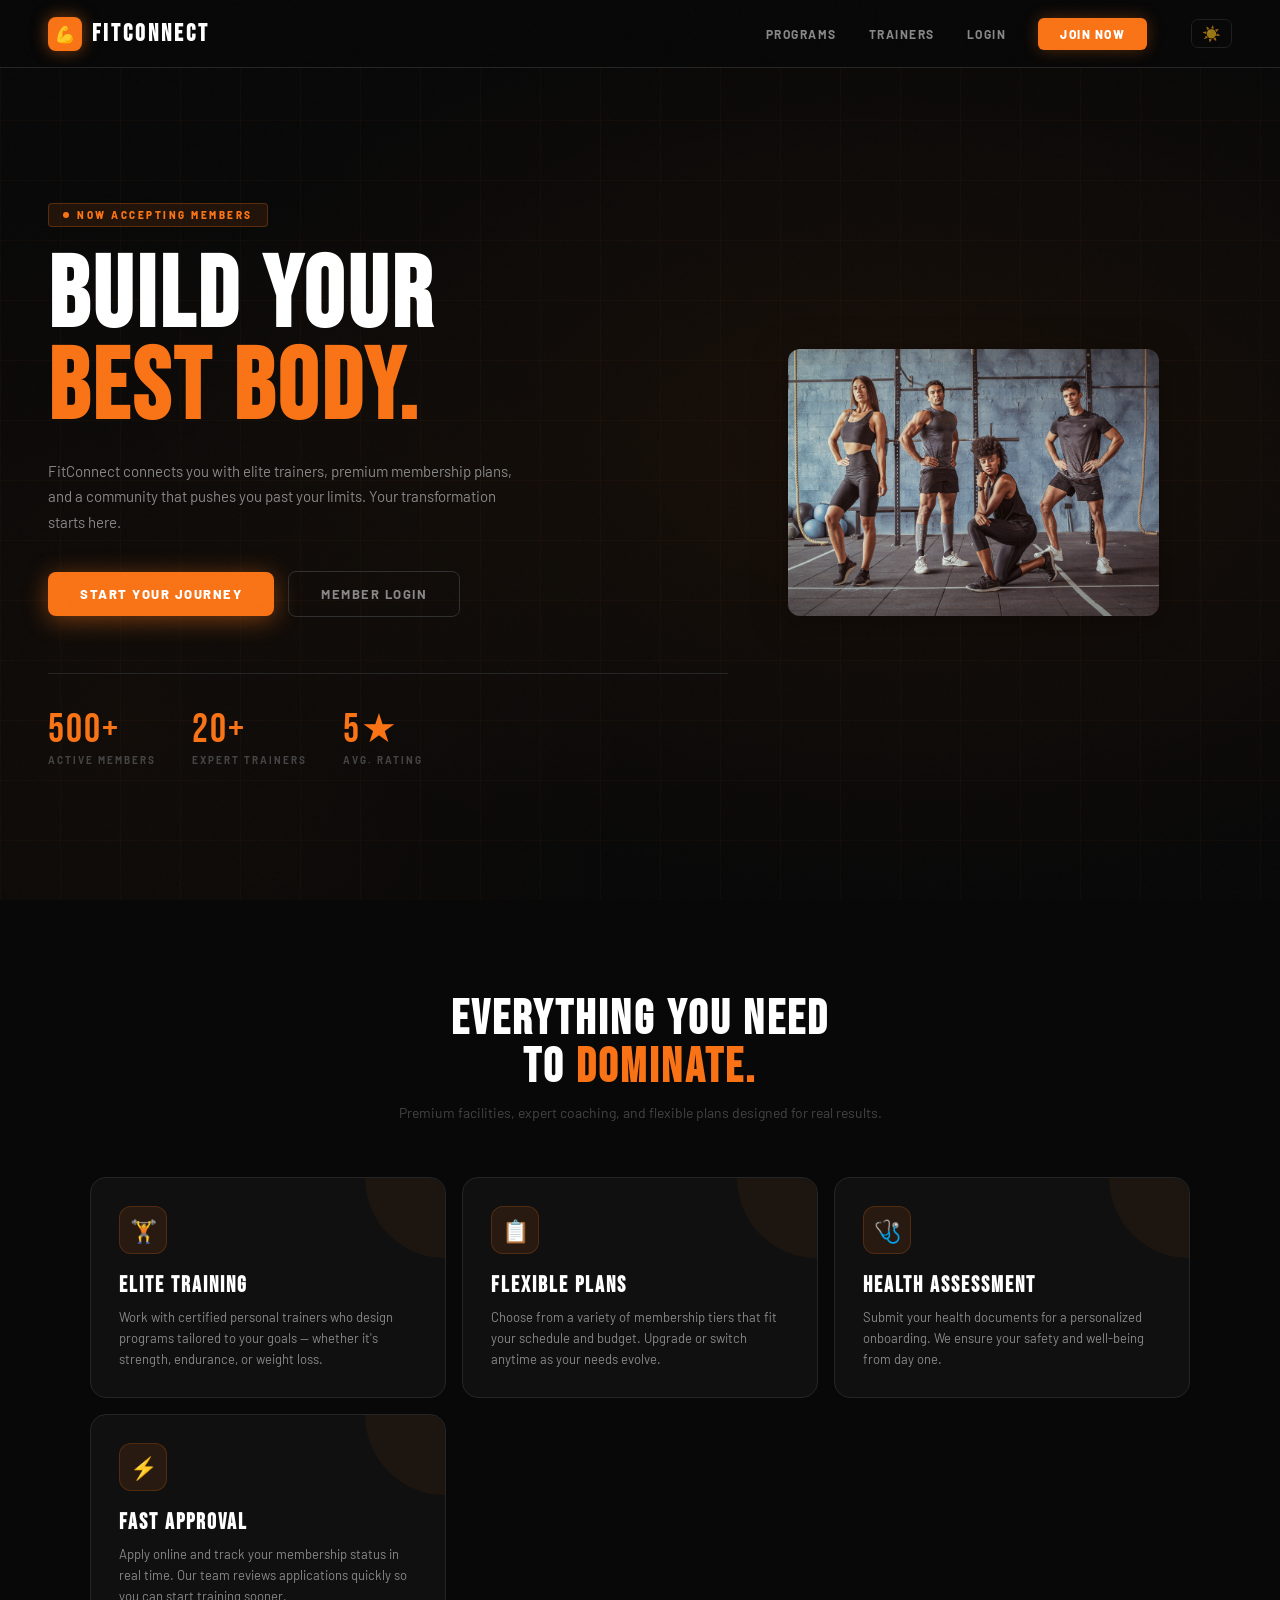
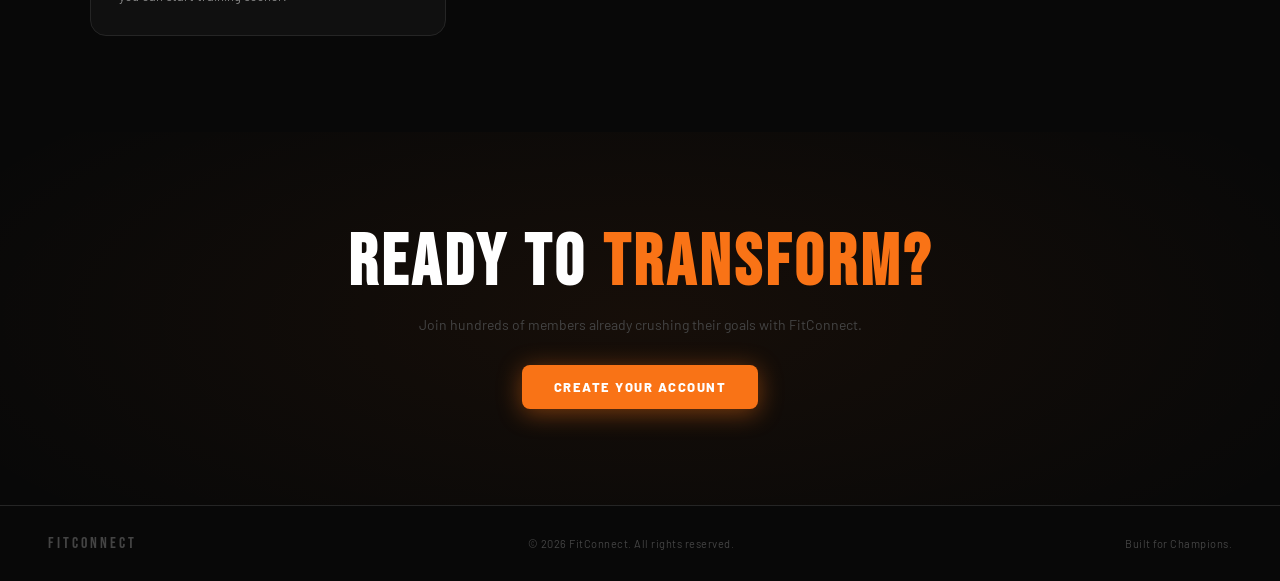
<file: frontend/index.html>
<!DOCTYPE html>
<html lang="en">
<head>
  <meta charset="UTF-8"/>
  <meta name="viewport" content="width=device-width, initial-scale=1.0"/>
  <title>FitConnect – Train Hard. Live Strong.</title>
  <link rel="stylesheet" href="css/style.css"/>
</head>
<body>

  <!-- NAVBAR -->
  <nav class="navbar">
    <a href="index.html" class="nav-logo">
      <div class="nav-logo-icon">💪</div>
      <h1>FitConnect</h1>
    </a>
    <div class="nav-links">
      <a href="#features">Programs</a>
      <a href="#features">Trainers</a>
      <a href="login.html">Login</a>
      <a href="register.html" class="btn-nav">Join Now</a>
    </div>
  </nav>

  <!-- HERO -->
  <section class="hero">
    <div class="hero-bg"></div>
    <div class="hero-grid"></div>
    <div class="hero-content">
      <div class="hero-eyebrow">Now Accepting Members</div>
      <h2>
        Build Your
        <em>Best Body.</em>
      </h2>
      <p class="hero-desc">
        FitConnect connects you with elite trainers, premium membership plans, and a community that pushes you past your limits. Your transformation starts here.
      </p>
      <div class="hero-cta">
        <a href="register.html" class="btn-hero">Start Your Journey</a>
        <a href="login.html" class="btn-hero-ghost">Member Login</a>
      </div>
      
      <div class="hero-stats">
        <div class="hero-stat">
          <div class="num">500+</div>
          <div class="lbl">Active Members</div>
        </div>
        <div class="hero-stat">
          <div class="num">20+</div>
          <div class="lbl">Expert Trainers</div>
        </div>
        <div class="hero-stat">
          <div class="num">5★</div>
          <div class="lbl">Avg. Rating</div>
        </div>
      </div>
    </div>
    <div class="hero-image">
    <img src="image/fitness.png" alt="Fitness Team" />
  </div>
  </section>

  <!-- FEATURES -->
  <section class="features" id="features">
    <div class="features-header">
      <h3>Everything You Need<br>To <span style="color:var(--orange)">Dominate.</span></h3>
      <p>Premium facilities, expert coaching, and flexible plans designed for real results.</p>
    </div>
    <div class="features-grid">
      <div class="feature-card">
        <div class="feature-icon">🏋️</div>
        <h4>Elite Training</h4>
        <p>Work with certified personal trainers who design programs tailored to your goals — whether it's strength, endurance, or weight loss.</p>
      </div>
      <div class="feature-card">
        <div class="feature-icon">📋</div>
        <h4>Flexible Plans</h4>
        <p>Choose from a variety of membership tiers that fit your schedule and budget. Upgrade or switch anytime as your needs evolve.</p>
      </div>
      <div class="feature-card">
        <div class="feature-icon">🩺</div>
        <h4>Health Assessment</h4>
        <p>Submit your health documents for a personalized onboarding. We ensure your safety and well-being from day one.</p>
      </div>
      <div class="feature-card">
        <div class="feature-icon">⚡</div>
        <h4>Fast Approval</h4>
        <p>Apply online and track your membership status in real time. Our team reviews applications quickly so you can start training sooner.</p>
      </div>
    </div>
  </section>

  <section class="cta-section">
    <h3>Ready to <span>Transform?</span></h3>
    <p>Join hundreds of members already crushing their goals with FitConnect.</p>
    <a href="register.html" class="btn-hero">Create Your Account</a>
  </section>

  <footer class="main-footer">
    <span class="footer-brand">FitConnect</span>
    <span>© 2026 FitConnect. All rights reserved.</span>
    <span>Built for Champions.</span>
  </footer>

  <script src="js/theme.js"></script>
</body>
</html>
</file>
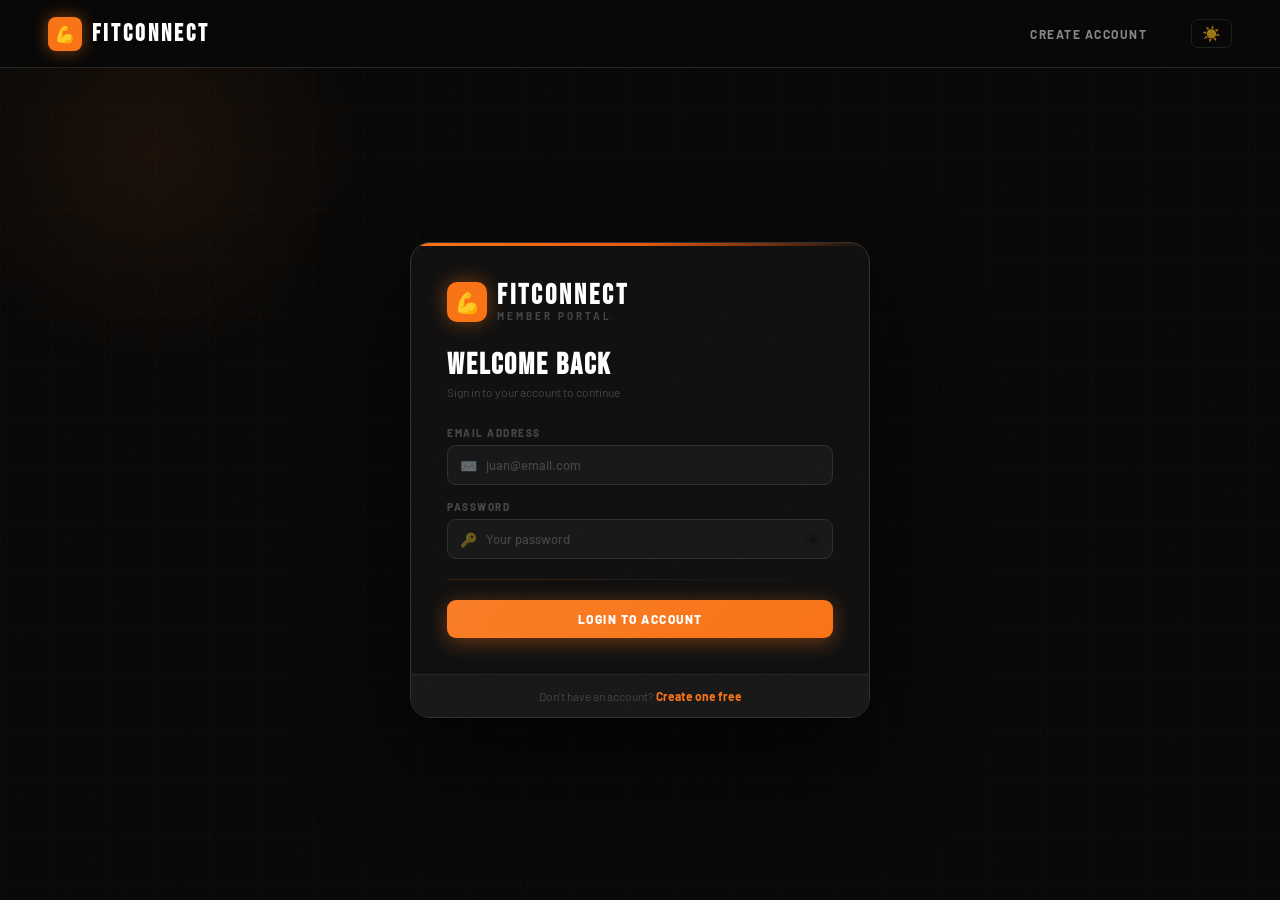
<file: frontend/application.html>
<!DOCTYPE html>
<html lang="en">
<head>
  <meta charset="UTF-8"/>
  <meta name="viewport" content="width=device-width, initial-scale=1.0"/>
  <title>FitConnect – Apply</title>
  <link rel="stylesheet" href="css/style.css"/>
</head>
<body>
  <nav class="inner-navbar">
    <div class="brand">
      <a href="index.html" class="brand-icon">💪</a>
      <h1>FitConnect</h1>
    </div>
    <button class="logout-btn" onclick="logout()">Logout</button>
  </nav>

  <div class="inner-page">
    <div class="page-container">

      <div class="section-title">Membership Application</div>
      <div class="section-sub">Complete all steps to submit your application</div>

      <!-- Step labels -->
      <div class="step-label">
        <span id="step-label-text">Step 1 of 4 — Personal Info</span>
        <span id="step-num-label">25%</span>
      </div>

      <!-- Step bar -->
      <div class="step-bar">
        <div class="step active" id="s1"></div>
        <div class="step" id="s2"></div>
        <div class="step" id="s3"></div>
        <div class="step" id="s4"></div>
      </div>

      <div id="error-msg" class="alert alert-error"></div>

      <!-- ── STEP 1: Personal Info ── -->
      <div id="page-1">
        <div class="app-card">
          <div class="card-label">Personal Information</div>
          <div class="form-row">
            <div class="form-group">
              <label>First Name</label>
              <input type="text" class="plain" id="first_name" placeholder="Juan"/>
            </div>
            <div class="form-group">
              <label>Last Name</label>
              <input type="text" class="plain" id="last_name" placeholder="dela Cruz"/>
            </div>
          </div>
          <div class="form-group">
            <label>Email Address</label>
            <input type="email" class="plain" id="email" placeholder="juan@email.com"/>
          </div>
          <div class="form-row">
            <div class="form-group">
              <label>Date of Birth</label>
              <input type="date" class="plain" id="birthdate"/>
            </div>
            <div class="form-group">
              <label>Contact Number</label>
              <input type="tel" class="plain" id="phone" placeholder="09123456789"/>
            </div>
          </div>
          <div class="form-group">
            <label>Address</label>
            <input type="text" class="plain" id="address" placeholder="Street, City, Province"/>
          </div>
          <div class="form-group">
            <label>Health Document <span style="color:var(--orange);font-size:10px;font-weight:800;letter-spacing:1px;">REQUIRED</span></label>
            <input type="file" class="plain" id="health_doc" accept=".pdf,.jpg,.png"
              style="color:var(--txt-muted);cursor:pointer;"/>
          </div>
        </div>
        <button class="btn btn-primary" onclick="goStep(2)">Continue to Plan Selection →</button>
      </div>

      <!-- ── STEP 2: Choose Plan ── -->
      <div id="page-2" style="display:none">
        <div class="app-card">
          <div class="card-label">Choose a Membership Plan</div>
          <div id="plans-list">
            <div class="loading-state">Loading plans</div>
          </div>
        </div>
        <div style="display:flex; gap:10px;">
          <button class="btn-back" onclick="goStep(1)">← Back</button>
          <button class="btn btn-primary" style="flex:2" onclick="goStep(3)">Continue to Trainer →</button>
        </div>
      </div>

      <!-- ── STEP 3: Choose Trainer ── -->
      <div id="page-3" style="display:none">
        <div class="app-card">
          <div class="card-label">Personal Trainer <span style="color:var(--txt-dim);font-size:9px;font-weight:700;">Optional</span></div>
          <div id="trainers-list">
            <div class="loading-state">Loading trainers</div>
          </div>
        </div>
        <div style="display:flex; gap:10px;">
          <button class="btn-back" onclick="goStep(2)">← Back</button>
          <button class="btn btn-primary" style="flex:2" onclick="goStep(4)">Review & Submit →</button>
        </div>
      </div>

      <!-- ── STEP 4: Review ── -->
      <div id="page-4" style="display:none">
        <div class="app-card">
          <div class="card-label">Review Your Application</div>
          <table class="review-table">
            <tr><td>Full Name</td><td id="r-name">—</td></tr>
            <tr><td>Email</td><td id="r-email">—</td></tr>
            <tr><td>Membership Plan</td><td id="r-plan">—</td></tr>
            <tr><td>Personal Trainer</td><td id="r-trainer">—</td></tr>
            <tr><td>Status</td><td><span class="badge badge-pending">Pending Review</span></td></tr>
          </table>
        </div>
        <div style="display:flex; gap:10px;">
          <button class="btn-back" onclick="goStep(3)">← Back</button>
          <button class="btn btn-primary" style="flex:2" onclick="submitApplication()">Submit Application 🚀</button>
        </div>
      </div>

    </div>
  </div>

  <script src="js/auth.js"></script>
  <script src="js/application.js"></script>

  <script src="js/theme.js"></script>
</body>
</html>
</file>
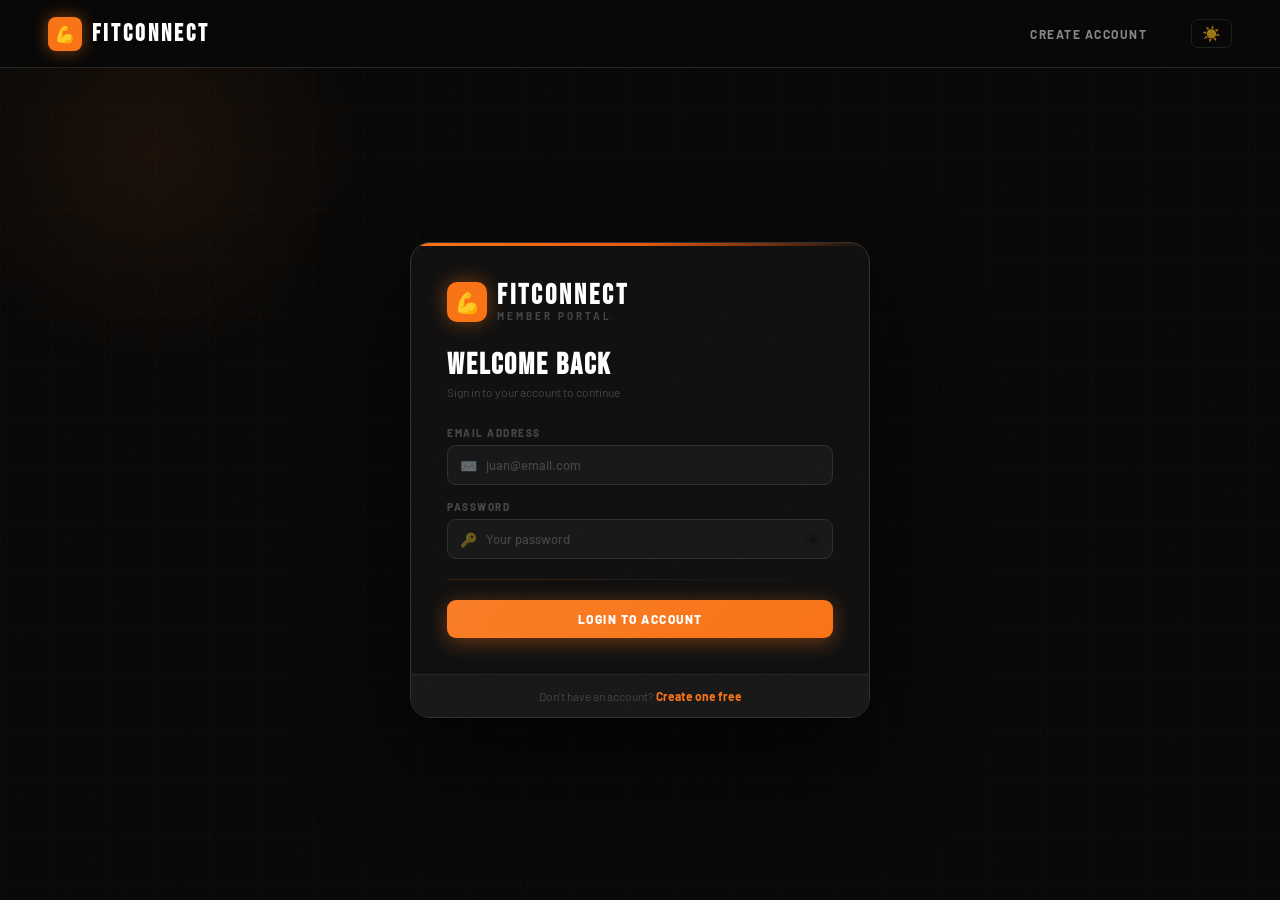
<file: frontend/login.html>
<!DOCTYPE html>
<html lang="en">
<head>
  <meta charset="UTF-8"/>
  <meta name="viewport" content="width=device-width, initial-scale=1.0"/>
  <title>FitConnect – Login</title>
  <link rel="stylesheet" href="css/style.css"/>
</head>
<body>
  <nav class="navbar">
    <a href="index.html" class="nav-logo">
      <div class="nav-logo-icon">💪</div>
      <h1>FitConnect</h1>
    </a>
    <div class="nav-links">
      <a href="register.html">Create Account</a>
    </div>
  </nav>

  <div class="auth-page">
    <div class="grid-bg"></div>

    <div class="auth-card">
      <div class="card-top-bar"></div>
      <div class="auth-card-inner">

        <div class="auth-logo">
          <div class="auth-logo-icon">💪</div>
          <div>
            <h1>FitConnect</h1>
            <span>Member Portal</span>
          </div>
        </div>

        <div class="auth-heading">
          <h2>Welcome Back</h2>
          <p>Sign in to your account to continue</p>
        </div>

        <div id="error-msg" class="alert alert-error"></div>

        <div class="form-group">
          <label>Email Address</label>
          <div class="input-wrap">
            <span class="input-icon">✉️</span>
            <input type="email" id="email" placeholder="juan@email.com" autocomplete="email"/>
          </div>
        </div>

        <div class="form-group">
          <label>Password</label>
          <div class="input-wrap">
            <span class="input-icon">🔑</span>
            <input type="password" id="password" placeholder="Your password" autocomplete="current-password"/>
            <button class="toggle-pw" type="button" onclick="togglePw(this)" tabindex="-1"
              style="position:absolute;right:12px;top:50%;transform:translateY(-50%);background:none;border:none;cursor:pointer;font-size:15px;opacity:0.35;transition:opacity 0.2s;"
              onmouseover="this.style.opacity=0.7" onmouseout="this.style.opacity=0.35">👁</button>
          </div>
        </div>

        <div class="form-divider"></div>

        <button class="btn btn-primary" id="login-btn" onclick="handleLogin()">Login to Account</button>

      </div>
      <div class="auth-card-footer">
        Don't have an account? <a href="register.html">Create one free</a>
      </div>
    </div>
  </div>

  <script src="js/auth.js"></script>

  <script src="js/theme.js"></script>
</body>
</html>
</file>
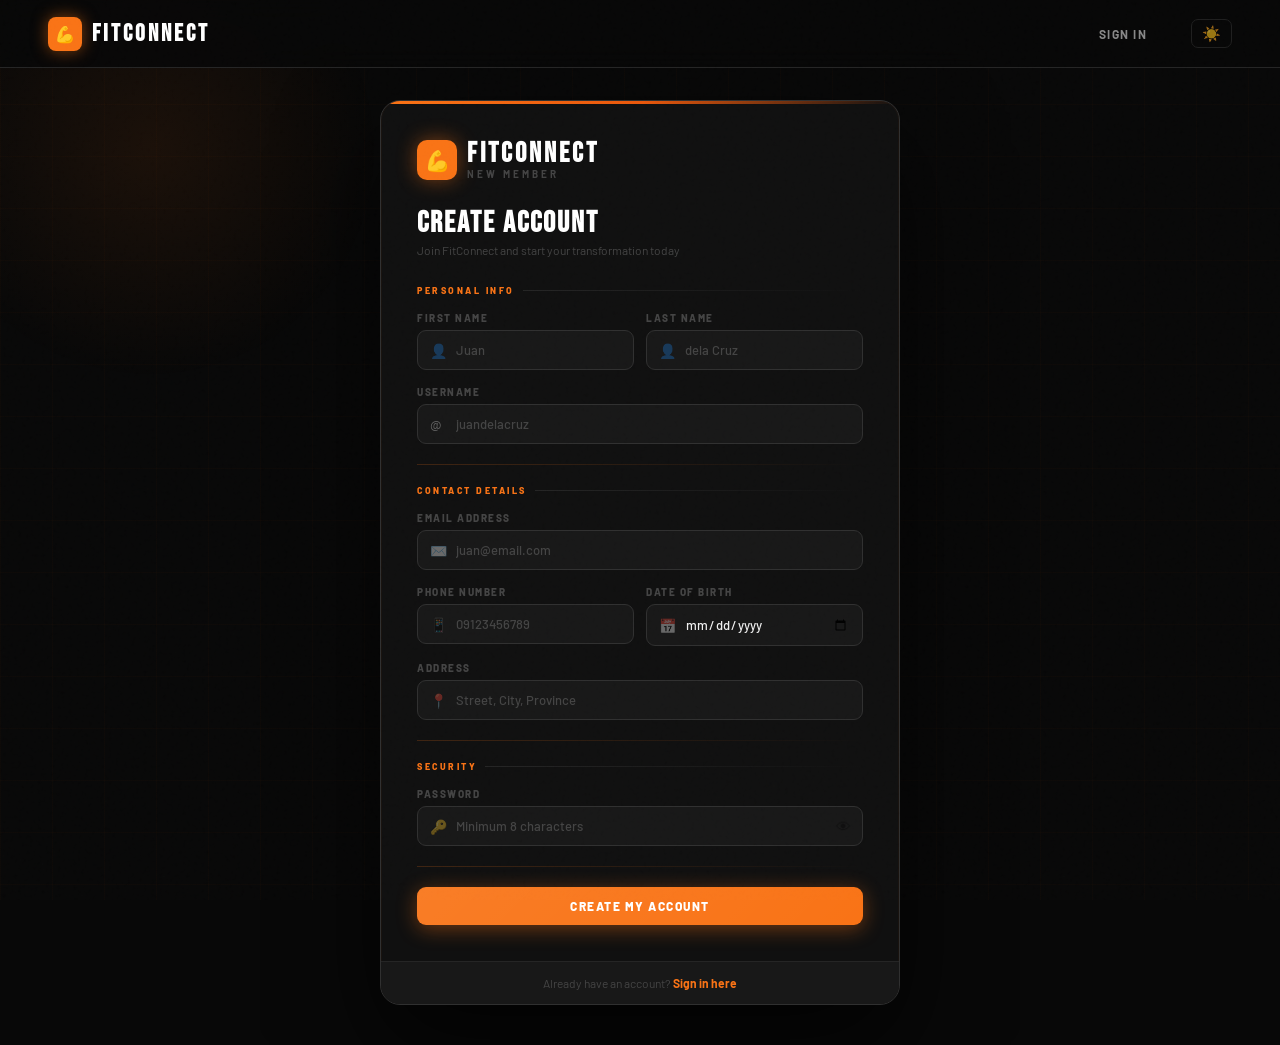
<file: frontend/register.html>
<!DOCTYPE html>
<html lang="en">
<head>
  <meta charset="UTF-8"/>
  <meta name="viewport" content="width=device-width, initial-scale=1.0"/>
  <title>FitConnect – Register</title>
  <link rel="stylesheet" href="css/style.css"/>
</head>
<body>
  <nav class="navbar">
    <a href="index.html" class="nav-logo">
      <div class="nav-logo-icon">💪</div>
      <h1>FitConnect</h1>
    </a>
    <div class="nav-links">
      <a href="login.html">Sign In</a>
    </div>
  </nav>

  <div class="auth-page" style="align-items:flex-start; padding-top:100px;">
    <div class="grid-bg"></div>

    <div class="auth-card" style="max-width:520px;">
      <div class="card-top-bar"></div>
      <div class="auth-card-inner">

        <div class="auth-logo">
          <div class="auth-logo-icon">💪</div>
          <div>
            <h1>FitConnect</h1>
            <span>New Member</span>
          </div>
        </div>

        <div class="auth-heading">
          <h2>Create Account</h2>
          <p>Join FitConnect and start your transformation today</p>
        </div>

        <div id="error-msg"   class="alert alert-error"></div>
        <div id="success-msg" class="alert alert-success"></div>

        <!-- Personal Info -->
        <div class="card-label">Personal Info</div>
        <div class="form-row">
          <div class="form-group">
            <label>First Name</label>
            <div class="input-wrap">
              <span class="input-icon">👤</span>
              <input type="text" id="first_name" placeholder="Juan"/>
            </div>
          </div>
          <div class="form-group">
            <label>Last Name</label>
            <div class="input-wrap">
              <span class="input-icon">👤</span>
              <input type="text" id="last_name" placeholder="dela Cruz"/>
            </div>
          </div>
        </div>

        <div class="form-group">
          <label>Username</label>
          <div class="input-wrap">
            <span class="input-icon">@</span>
            <input type="text" id="username" placeholder="juandelacruz"/>
          </div>
        </div>

        <div class="form-divider"></div>

        <!-- Contact -->
        <div class="card-label">Contact Details</div>
        <div class="form-group">
          <label>Email Address</label>
          <div class="input-wrap">
            <span class="input-icon">✉️</span>
            <input type="email" id="email" placeholder="juan@email.com"/>
          </div>
        </div>

        <div class="form-row">
          <div class="form-group">
            <label>Phone Number</label>
            <div class="input-wrap">
              <span class="input-icon">📱</span>
              <input type="tel" id="phone" placeholder="09123456789"/>
            </div>
          </div>
          <div class="form-group">
            <label>Date of Birth</label>
            <div class="input-wrap">
              <span class="input-icon">📅</span>
              <input type="date" id="birthdate"/>
            </div>
          </div>
        </div>

        <div class="form-group">
          <label>Address</label>
          <div class="input-wrap">
            <span class="input-icon">📍</span>
            <input type="text" id="address" placeholder="Street, City, Province"/>
          </div>
        </div>

        <div class="form-divider"></div>

        <!-- Security -->
        <div class="card-label">Security</div>
        <div class="form-group">
          <label>Password</label>
          <div class="input-wrap">
            <span class="input-icon">🔑</span>
            <input type="password" id="password" placeholder="Minimum 8 characters"/>
            <button type="button" onclick="togglePw(this)" tabindex="-1"
              style="position:absolute;right:12px;top:50%;transform:translateY(-50%);background:none;border:none;cursor:pointer;font-size:15px;opacity:0.35;transition:opacity 0.2s;"
              onmouseover="this.style.opacity=0.7" onmouseout="this.style.opacity=0.35">👁</button>
          </div>
        </div>

        <div class="form-divider"></div>

        <button class="btn btn-primary" id="reg-btn" onclick="handleRegister()">Create My Account</button>

      </div>
      <div class="auth-card-footer">
        Already have an account? <a href="login.html">Sign in here</a>
      </div>
    </div>
  </div>

  <script src="js/auth.js"></script>

  <script src="js/theme.js"></script>
</body>
</html>
</file>
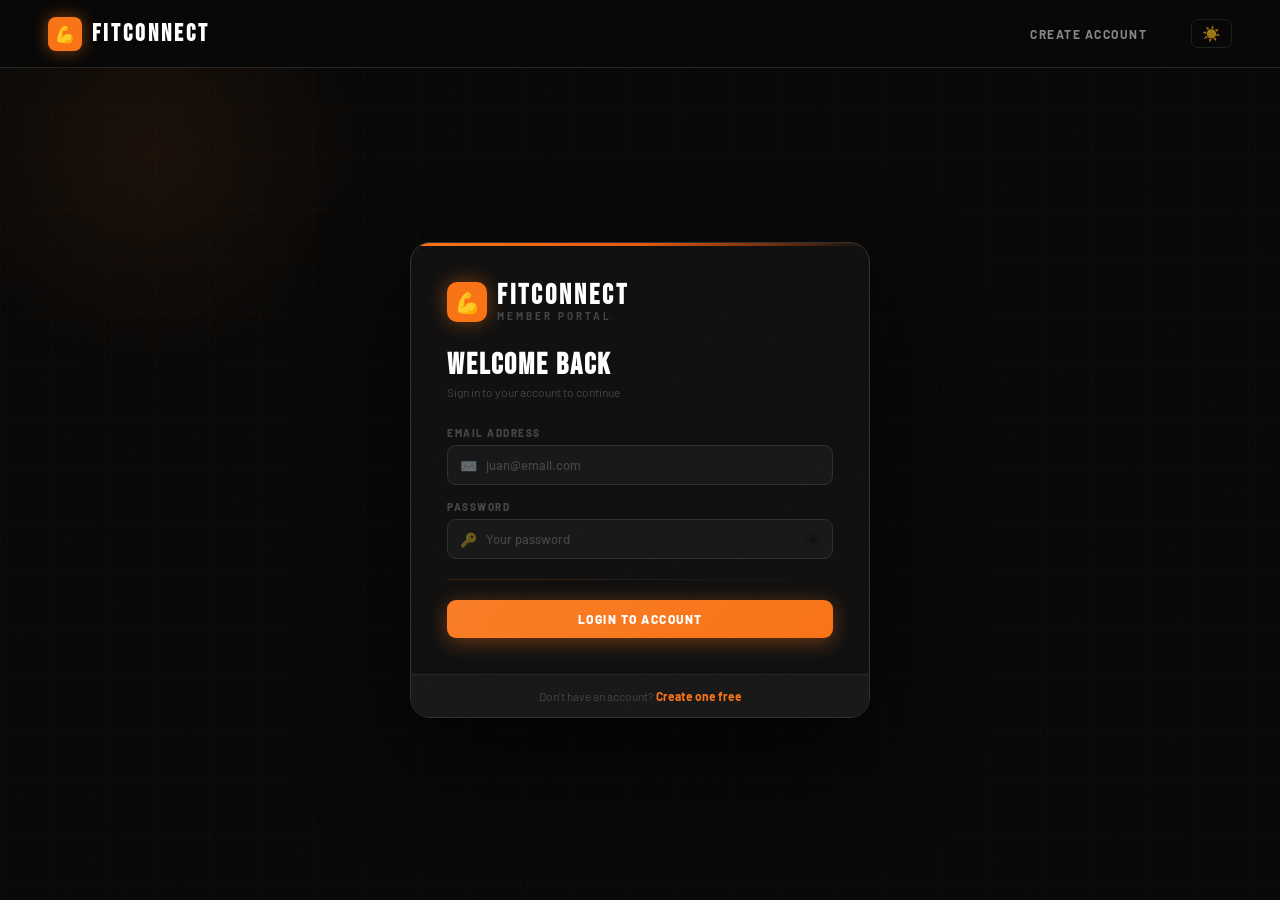
<file: frontend/status.html>
<!DOCTYPE html>
<html lang="en">
<head>
    <meta charset="UTF-8">
    <meta name="viewport" content="width=device-width, initial-scale=1.0">
    <title>FitConnect - Status</title>
    <link rel="stylesheet" href="css/style.css">
</head>
<body>
    <    <!-- Background effects -->
    <div class="status-page-bg"></div>
    <div class="status-grid-bg"></div>

    <nav class="inner-navbar">
        <div class="brand">
            <div class="brand-icon">⚡</div>
            <h1>FitConnect</h1>
        </div>
        <button class="logout-btn" onclick="logout()">Logout</button>
    </nav>

    <!-- Page content pushed below navbar via inner-page -->
    <div class="inner-page">
        <div class="page-container">

            <!-- Page Header -->
            <div class="status-page-header">
                <div class="status-eyebrow">Member Portal</div>
                <h2 class="status-page-title">Application Status</h2>
                <p class="status-page-sub">Track your membership application below</p>
            </div>

            <!-- Loading State -->
            <div id="loading" class="loading-state">
                <div class="loading-spinner"></div>
                <p>Loading your application</p>
            </div>

            <!-- Status Card -->
            <div id="status-card" style="display:none">
                <div class="status-card">
                    <div id="status-top-bar" class="status-card-top-bar pending"></div>

                    <div class="status-card-header">
                        <div class="status-header-left">
                            <div id="status-icon" class="status-icon pending">⏳</div>
                            <div class="status-header-text">
                                <div class="status-title" id="status-title-text">Under Review</div>
                                <div class="status-subtitle">Membership Application</div>
                            </div>
                        </div>
                        <div id="status-badge"></div>
                    </div>

                    <div class="status-body">
                        <div class="status-row">
                            <span class="status-row-label"><span class="row-icon">🏋️</span> Plan</span>
                            <span class="status-row-value" id="s-plan">—</span>
                        </div>
                        <div class="status-row">
                            <span class="status-row-label"><span class="row-icon">📅</span> Submitted</span>
                            <span class="status-row-value" id="s-date">—</span>
                        </div>
                        <div class="status-row">
                            <span class="status-row-label"><span class="row-icon">👤</span> Reviewed</span>
                            <span class="status-row-value" id="s-reviewed">—</span>
                        </div>
                        <div class="status-row">
                            <span class="status-row-label"><span class="row-icon">💬</span> Reason</span>
                            <span class="status-row-value" id="s-reason">—</span>
                        </div>
                    </div>

                    <div class="status-card-footer">
                        <span class="footer-note">🔒 Your data is secure</span>
                        <span id="footer-date"></span>
                    </div>
                </div>

                <!-- Help note -->
                <div class="help-card">
                    <div class="help-card-icon">💡</div>
                    <div class="help-card-text">
                        <strong>Need Help?</strong>
                        Our team reviews applications within 1–2 business days. Contact support if you have questions.
                    </div>
                </div>
            </div>


            <div id="reapply-section" style="display:none; margin-top:16px;">
                <div class="app-card" style="text-align:center; padding: 28px;">
                    <div style="font-size:32px; margin-bottom:12px;">🔄</div>
                    <div class="section-title" style="font-size:22px; margin-bottom:6px;">Want to Try Again?</div>
                    <p style="font-size:13px; color:var(--txt-dim); margin-bottom:20px; line-height:1.6;">
                        Your previous application was rejected. You can submit a new application with updated information.
                    </p>
                    <a href="application.html" class="btn btn-primary"
                    style="display:inline-block; width:auto; padding:12px 32px;">
                        Submit New Application
                    </a>
                </div>
            </div>

            <div id="no-application" class="status-card" style="display:none;">
                <div class="empty-icon">📋</div>
                <h3>No Application Yet</h3>
                <p>You haven't submitted a membership application.<br>Get started today and join FitConnect!</p>
                <a href="application.html" class="btn btn-primary" style="display:inline-block; width:auto; padding:12px 32px;">
                    Apply Now
                </a>
            </div>

        </div>
    </div>

    <script src="js/auth.js"></script>
    <script src="js/status.js"></script>
  <script src="js/theme.js"></script>
</body>
</html>
</file>
<file: frontend/css/style.css>
@import url('https://fonts.googleapis.com/css2?family=Bebas+Neue&family=Barlow:ital,wght@0,400;0,500;0,600;0,700;0,800;1,700&display=swap');

*, *::before, *::after { box-sizing: border-box; margin: 0; padding: 0; }

:root {
  --orange:    #f97316;
  --orange-dk: #ea580c;
  --orange-lt: #fed7aa;
  --red:       #ef4444;
  --green:     #22c55e;
  --bg:        #080808;
  --surface:   #101010;
  --surface2:  #181818;
  --surface3:  #202020;
  --border:    #252525;
  --border2:   #303030;
  --txt:       #f0f0f0;
  --txt-muted: #888;
  --txt-dim:   #444;
}

::-webkit-scrollbar { width: 4px; }
::-webkit-scrollbar-track { background: var(--bg); }
::-webkit-scrollbar-thumb { background: var(--border2); border-radius: 2px; }
::-webkit-scrollbar-thumb:hover { background: var(--orange); }

html { scroll-behavior: smooth; }

body {
  font-family: 'Barlow', sans-serif;
  background: var(--bg);
  color: var(--txt);
  min-height: 100vh;
  overflow-x: hidden;
}

/* Noise overlay */
body::before {
  content: '';
  position: fixed; inset: 0;
  background-image: url("data:image/svg+xml,%3Csvg viewBox='0 0 256 256' xmlns='http://www.w3.org/2000/svg'%3E%3Cfilter id='noise'%3E%3CfeTurbulence type='fractalNoise' baseFrequency='0.9' numOctaves='4' stitchTiles='stitch'/%3E%3C/filter%3E%3Crect width='100%25' height='100%25' filter='url(%23noise)' opacity='0.03'/%3E%3C/svg%3E");
  pointer-events: none; z-index: 9998; opacity: 0.5;
}

/* ── NAVBAR ── */
.navbar {
  position: fixed; top: 0; left: 0; right: 0;
  z-index: 100;
  display: flex; align-items: center; justify-content: space-between;
  padding: 0 48px;
  height: 68px;
  background: rgba(8,8,8,0.85);
  backdrop-filter: blur(12px);
  border-bottom: 1px solid var(--border);


}

.nav-logo {
  display: flex; align-items: center; gap: 10px;
  text-decoration: none;
}

.nav-logo-icon {
  width: 34px; height: 34px;
  background: var(--orange);
  border-radius: 8px;
  display: flex; align-items: center; justify-content: center;
  font-size: 16px;
  box-shadow: 0 0 16px rgba(249,115,22,0.5);
}

.nav-logo h1 {
  font-family: 'Bebas Neue', sans-serif;
  font-size: 24px;
  letter-spacing: 3px;
  color: #fff;
}

.nav-links {
  display: flex; align-items: center; gap: 32px;
}

.nav-links a {
  font-size: 12px;
  font-weight: 700;
  letter-spacing: 1.5px;
  text-transform: uppercase;
  color: var(--txt-muted);
  text-decoration: none;
  transition: color 0.2s;
}

.nav-links a:hover { color: var(--txt); }

.nav-links .btn-nav {
  padding: 9px 22px;
  background: var(--orange);
  color: #fff;
  border-radius: 6px;
  font-size: 12px;
  font-weight: 800;
  letter-spacing: 1.5px;
  text-transform: uppercase;
  text-decoration: none;
  transition: all 0.2s;
  box-shadow: 0 0 16px rgba(249,115,22,0.3);
}

.nav-links .btn-nav:hover {
  background: var(--orange-dk);
  box-shadow: 0 0 24px rgba(249,115,22,0.5);
  color: #fff;
}

.nav-user-btn {
  background: none;
  border: none;
  font-family: 'Barlow', sans-serif;
  font-size: 12px;
  font-weight: 700;
  letter-spacing: 1.5px;
  text-transform: uppercase;
  color: var(--txt-muted);
  cursor: pointer;
  transition: color 0.2s;
  padding: 9px 0;
}

.nav-user-btn:hover { color: var(--red); }

/* ── PAGE WRAPPER ── */
.page-wrap {
  padding-top: 68px;
  min-height: 100vh;
}

/* ── AUTH PAGES ── */
.auth-page {
  min-height: 100vh;
  display: flex;
  align-items: center;
  justify-content: center;
  padding: 100px 20px 40px;
  position: relative;
}

.auth-page::after {
  content: '';
  position: fixed;
  top: -100px; left: -100px;
  width: 500px; height: 500px;
  background: radial-gradient(circle, rgba(249,115,22,0.08), transparent 65%);
  pointer-events: none;
}

.auth-page .grid-bg {
  position: fixed; inset: 0;
  background-image:
    linear-gradient(rgba(249,115,22,0.025) 1px, transparent 1px),
    linear-gradient(90deg, rgba(249,115,22,0.025) 1px, transparent 1px);
  background-size: 52px 52px;
  pointer-events: none;
}

.auth-card {
  position: relative; z-index: 1;
  width: 100%; max-width: 460px;
  background: var(--surface);
  border-radius: 20px;
  border: 1px solid var(--border2);
  overflow: hidden;
  box-shadow: 0 40px 100px rgba(0,0,0,0.7), 0 0 0 1px rgba(249,115,22,0.04) inset;
  animation: fadeUp 0.45s ease both;
}

@keyframes fadeUp {
  from { opacity: 0; transform: translateY(20px); }
  to   { opacity: 1; transform: translateY(0); }
}

.card-top-bar {
  height: 3px;
  background: linear-gradient(90deg, var(--orange), var(--orange-dk), transparent);
}

.auth-card-inner { padding: 36px; }

.auth-logo {
  display: flex; align-items: center; gap: 10px;
  margin-bottom: 28px;
}

.auth-logo-icon {
  width: 40px; height: 40px;
  background: var(--orange);
  border-radius: 10px;
  display: flex; align-items: center; justify-content: center;
  font-size: 20px;
  box-shadow: 0 0 20px rgba(249,115,22,0.45);
}

.auth-logo h1 {
  font-family: 'Bebas Neue', sans-serif;
  font-size: 28px;
  letter-spacing: 3px;
  color: #fff;
  line-height: 1;
}

.auth-logo span {
  font-size: 10px;
  font-weight: 700;
  letter-spacing: 3px;
  text-transform: uppercase;
  color: var(--txt-dim);
  display: block;
}

.auth-heading { margin-bottom: 28px; }

.auth-heading h2 {
  font-family: 'Bebas Neue', sans-serif;
  font-size: 30px;
  letter-spacing: 2px;
  color: #fff;
  line-height: 1;
}

.auth-heading p {
  font-size: 12px;
  color: var(--txt-dim);
  margin-top: 5px;
}

.auth-card-footer {
  padding: 14px 36px;
  border-top: 1px solid var(--border);
  background: var(--surface2);
  text-align: center;
  font-size: 12px;
  color: var(--txt-dim);
}

.auth-card-footer a {
  color: var(--orange);
  text-decoration: none;
  font-weight: 700;
}

.auth-card-footer a:hover { text-decoration: underline; }

/* ── FORM ELEMENTS ── */
.form-group { margin-bottom: 16px; }

.form-group label {
  display: block;
  font-size: 10px;
  font-weight: 800;
  letter-spacing: 1.5px;
  text-transform: uppercase;
  color: var(--txt-dim);
  margin-bottom: 6px;
}

.input-wrap { position: relative; }

.input-wrap .input-icon {
  position: absolute; left: 13px; top: 50%;
  transform: translateY(-50%);
  font-size: 14px; pointer-events: none; opacity: 0.35;
}

.input-wrap input,
.input-wrap select {
  width: 100%;
  padding: 11px 13px 11px 38px;
  background: var(--surface2);
  border: 1px solid var(--border2);
  border-radius: 9px;
  font-size: 13px;
  font-family: 'Barlow', sans-serif;
  font-weight: 500;
  color: var(--txt);
  outline: none;
  transition: border-color 0.2s, box-shadow 0.2s;
}

.input-wrap input:focus,
.input-wrap select:focus {
  border-color: var(--orange);
  box-shadow: 0 0 0 3px rgba(249,115,22,0.1);
}

.input-wrap input::placeholder { color: var(--txt-dim); }

/* No-icon inputs */
input.plain,
select.plain {
  width: 100%;
  padding: 11px 13px;
  background: var(--surface2);
  border: 1px solid var(--border2);
  border-radius: 9px;
  font-size: 13px;
  font-family: 'Barlow', sans-serif;
  font-weight: 500;
  color: var(--txt);
  outline: none;
  transition: border-color 0.2s, box-shadow 0.2s;
}

input.plain:focus, select.plain:focus {
  border-color: var(--orange);
  box-shadow: 0 0 0 3px rgba(249,115,22,0.1);
}

input.plain::placeholder { color: var(--txt-dim); }

select.plain option { background: var(--surface2); }

.form-row {
  display: grid;
  grid-template-columns: 1fr 1fr;
  gap: 12px;
}

.form-divider {
  height: 1px;
  background: linear-gradient(90deg, var(--orange), transparent);
  margin: 20px 0;
  opacity: 0.2;
}

/* ── BUTTONS ── */
.btn {
  padding: 12px 24px;
  border: none;
  border-radius: 9px;
  font-family: 'Barlow', sans-serif;
  font-size: 12px;
  font-weight: 800;
  letter-spacing: 1.5px;
  text-transform: uppercase;
  cursor: pointer;
  transition: all 0.2s;
  position: relative;
  overflow: hidden;
}

.btn::before {
  content: '';
  position: absolute; inset: 0;
  background: linear-gradient(135deg, rgba(255,255,255,0.07), transparent);
  pointer-events: none;
}

.btn:hover { transform: translateY(-1px); }
.btn:active { transform: translateY(0); }
.btn:disabled { opacity: 0.5; cursor: not-allowed; transform: none; }

.btn-primary {
  background: var(--orange);
  color: #fff;
  width: 100%;
  box-shadow: 0 4px 20px rgba(249,115,22,0.4);
}

.btn-primary:hover {
  background: var(--orange-dk);
  box-shadow: 0 6px 28px rgba(249,115,22,0.55);
}

.btn-outline {
  background: transparent;
  border: 1px solid var(--border2);
  color: var(--txt-muted);
}

.btn-outline:hover { border-color: var(--txt-muted); color: var(--txt); }

.btn-back {
  flex: 1;
  padding: 12px;
  background: var(--surface2);
  border: 1px solid var(--border2);
  color: var(--txt-muted);
  border-radius: 9px;
  font-family: 'Barlow', sans-serif;
  font-size: 12px;
  font-weight: 700;
  letter-spacing: 1px;
  text-transform: uppercase;
  cursor: pointer;
  transition: all 0.2s;
}

.btn-back:hover { border-color: var(--txt-muted); color: var(--txt); }

/* ── ALERTS ── */
.alert {
  padding: 11px 14px;
  border-radius: 8px;
  font-size: 12px;
  font-weight: 600;
  margin-bottom: 16px;
  display: none;
  align-items: center;
  gap: 8px;
  letter-spacing: 0.3px;
}

.alert.show { display: flex; }

.alert-error {
  background: rgba(239,68,68,0.08);
  border: 1px solid rgba(239,68,68,0.25);
  color: var(--red);
}

.alert-error::before { content: '⚠'; font-size: 14px; }

.alert-success {
  background: rgba(34,197,94,0.08);
  border: 1px solid rgba(34,197,94,0.25);
  color: var(--green);
}

.alert-success::before { content: '✓'; font-size: 14px; }

/* ── BADGES ── */
.badge {
  display: inline-block;
  padding: 4px 12px;
  border-radius: 4px;
  font-size: 10px;
  font-weight: 800;
  text-transform: uppercase;
  letter-spacing: 1.5px;
}

.badge-pending  { background: rgba(251,191,36,0.1);  color: #fbbf24; border: 1px solid rgba(251,191,36,0.3); }
.badge-approved { background: rgba(34,197,94,0.1);   color: var(--green); border: 1px solid rgba(34,197,94,0.3); }
.badge-rejected { background: rgba(239,68,68,0.1);   color: var(--red);   border: 1px solid rgba(239,68,68,0.3); }

/* ── INNER PAGES (status, application) ── */
.inner-navbar {
  position: fixed; top: 0; left: 0; right: 0; z-index: 100;
  display: flex; align-items: center; justify-content: space-between;
  padding: 0 40px;
  height: 64px;
  background: rgba(8,8,8,0.9);
  backdrop-filter: blur(12px);
  border-bottom: 1px solid var(--border);
}

.inner-navbar .brand {
  display: flex; align-items: center; gap: 10px;
}

.inner-navbar .brand-icon {
  width: 30px; height: 30px;
  background: var(--orange);
  border-radius: 7px;
  display: flex; align-items: center; justify-content: center;
  font-size: 14px;
  box-shadow: 0 0 12px rgba(249,115,22,0.4);
}

.inner-navbar .brand h1 {
  font-family: 'Bebas Neue', sans-serif;
  font-size: 22px; letter-spacing: 3px; color: #fff;
}

.logout-btn {
  background: none; border: none;
  font-family: 'Barlow', sans-serif;
  font-size: 11px; font-weight: 700;
  letter-spacing: 1.5px; text-transform: uppercase;
  color: var(--txt-dim); cursor: pointer;
  padding: 8px 14px;
  border-radius: 6px;
  border: 1px solid var(--border);
  transition: all 0.2s;
}

.logout-btn:hover { color: var(--red); border-color: rgba(239,68,68,0.4); }

.inner-page {
  padding-top: 64px;
  min-height: 100vh;
}

.page-container {
  max-width: 600px;
  margin: 0 auto;
  padding: 36px 20px;
}

/* ── SECTION TITLE ── */
.section-title {
  font-family: 'Bebas Neue', sans-serif;
  font-size: 26px;
  letter-spacing: 2px;
  color: #fff;
  margin-bottom: 4px;
}

.section-sub {
  font-size: 11px;
  color: var(--txt-dim);
  letter-spacing: 1px;
  text-transform: uppercase;
  margin-bottom: 24px;
}

/* ── STEP BAR ── */
.step-bar {
  display: flex; gap: 6px;
  margin-bottom: 28px;
}

.step-bar .step {
  flex: 1; height: 3px;
  border-radius: 2px;
  background: var(--border2);
  transition: background 0.3s;
}

.step-bar .step.active { background: var(--orange); }
.step-bar .step.done   { background: var(--green); }

.step-label {
  display: flex; justify-content: space-between;
  font-size: 10px; font-weight: 700;
  letter-spacing: 1px; text-transform: uppercase;
  color: var(--txt-dim);
  margin-bottom: 8px;
}

/* ── APP CARD ── */
.app-card {
  background: var(--surface);
  border-radius: 14px;
  border: 1px solid var(--border2);
  padding: 24px;
  margin-bottom: 16px;
  box-shadow: 0 4px 24px rgba(0,0,0,0.4);
}

.card-label {
  font-size: 9px;
  font-weight: 800;
  letter-spacing: 2.5px;
  text-transform: uppercase;
  color: var(--orange);
  margin-bottom: 16px;
  display: flex; align-items: center; gap: 8px;
}

.card-label::after {
  content: '';
  flex: 1; height: 1px;
  background: linear-gradient(90deg, var(--border), transparent);
}

/* ── PLAN ITEMS ── */
.plan-item {
  border: 1px solid var(--border2);
  border-radius: 10px;
  padding: 16px;
  margin-bottom: 10px;
  cursor: pointer;
  display: flex;
  justify-content: space-between;
  align-items: center;
  transition: border-color 0.2s, background 0.2s;
  background: var(--surface2);
}

.plan-item:hover { border-color: rgba(249,115,22,0.4); background: var(--surface3); }

.plan-item.selected {
  border: 2px solid var(--orange);
  background: rgba(249,115,22,0.06);
}

.plan-name { font-size: 14px; font-weight: 700; color: var(--txt); }
.plan-desc { font-size: 11px; color: var(--txt-muted); margin-top: 3px; }
.plan-duration { font-size: 10px; color: var(--txt-dim); margin-top: 2px; }

.plan-price {
  font-family: 'Bebas Neue', sans-serif;
  font-size: 22px;
  letter-spacing: 1px;
  color: var(--orange);
}

.plan-price span { font-family: 'Barlow', sans-serif; font-size: 11px; color: var(--txt-dim); }

/* ── TRAINER ITEMS ── */
.trainer-item {
  border: 1px solid var(--border2);
  border-radius: 10px;
  padding: 14px 16px;
  margin-bottom: 10px;
  cursor: pointer;
  display: flex;
  align-items: center;
  gap: 14px;
  transition: border-color 0.2s, background 0.2s;
  background: var(--surface2);
}

.trainer-item:hover { border-color: rgba(249,115,22,0.3); background: var(--surface3); }

.trainer-item.selected {
  border: 2px solid var(--green);
  background: rgba(34,197,94,0.05);
}

.trainer-avatar {
  width: 42px; height: 42px;
  border-radius: 10px;
  background: linear-gradient(135deg, var(--orange), var(--orange-dk));
  display: flex; align-items: center; justify-content: center;
  font-family: 'Bebas Neue', sans-serif;
  font-size: 20px;
  color: #fff;
  flex-shrink: 0;
  box-shadow: 0 0 12px rgba(249,115,22,0.3);
}

.trainer-name { font-size: 14px; font-weight: 700; color: var(--txt); }
.trainer-spec { font-size: 11px; color: var(--txt-muted); margin-top: 2px; }
.trainer-exp  { font-size: 10px; color: var(--txt-dim); margin-top: 1px; }

.trainer-skip {
  border: 1px dashed var(--border2);
  border-radius: 10px;
  padding: 14px 16px;
  margin-bottom: 10px;
  cursor: pointer;
  text-align: center;
  font-size: 12px;
  font-weight: 600;
  color: var(--txt-dim);
  transition: all 0.2s;
  background: transparent;
}

.trainer-skip:hover { border-color: var(--border); color: var(--txt-muted); }
.trainer-skip.selected { border-color: var(--green); color: var(--green); background: rgba(34,197,94,0.05); }

/* ── REVIEW TABLE ── */
.review-table {
  width: 100%;
  border-collapse: collapse;
  font-size: 13px;
}

.review-table tr { border-bottom: 1px solid var(--border); }
.review-table tr:last-child { border-bottom: none; }

.review-table td {
  padding: 12px 0;
  vertical-align: middle;
}

.review-table td:first-child {
  font-size: 10px;
  font-weight: 700;
  letter-spacing: 1.5px;
  text-transform: uppercase;
  color: var(--txt-dim);
  width: 35%;
}

.review-table td:last-child { color: var(--txt); font-weight: 600; }

/* ── STATUS CARD ── */
.status-card {
  background: var(--surface);
  border-radius: 14px;
  border: 1px solid var(--border2);
  overflow: hidden;
  box-shadow: 0 4px 24px rgba(0,0,0,0.4);
}

.status-card-header {
  padding: 24px;
  border-bottom: 1px solid var(--border);
  display: flex;
  align-items: center;
  gap: 14px;
}

.status-icon {
  width: 48px; height: 48px;
  border-radius: 12px;
  display: flex; align-items: center; justify-content: center;
  font-size: 22px;
  flex-shrink: 0;
}

.status-icon.pending  { background: rgba(251,191,36,0.1); border: 1px solid rgba(251,191,36,0.2); }
.status-icon.approved { background: rgba(34,197,94,0.1);  border: 1px solid rgba(34,197,94,0.2); }
.status-icon.rejected { background: rgba(239,68,68,0.1);  border: 1px solid rgba(239,68,68,0.2); }

.status-title {
  font-family: 'Bebas Neue', sans-serif;
  font-size: 22px; letter-spacing: 2px; color: #fff;
}

.status-body { padding: 24px; }

.status-table {
  width: 100%; border-collapse: collapse; font-size: 13px;
}

.status-table tr { border-bottom: 1px solid var(--border); }
.status-table tr:last-child { border-bottom: none; }

.status-table td {
  padding: 11px 0;
  vertical-align: middle;
}

.status-table td:first-child {
  font-size: 10px; font-weight: 700;
  letter-spacing: 1.5px; text-transform: uppercase;
  color: var(--txt-dim); width: 40%;
}

.status-table td:last-child { color: var(--txt); font-weight: 600; }

/* ── LOADING ── */
.loading-state {
  text-align: center;
  padding: 60px 20px;
  color: var(--txt-dim);
  font-size: 13px;
  font-weight: 600;
  letter-spacing: 1px;
}

.loading-state::after {
  content: '...';
  animation: dots 1.4s infinite;
}

@keyframes dots {
  0%,20%   { content: '.'; }
  40%,60%  { content: '..'; }
  80%,100% { content: '...'; }
}

/* ── FOOTER ── */
.main-footer {
  border-top: 1px solid var(--border);
  padding: 28px 48px;
  display: flex;
  align-items: center;
  justify-content: space-between;
  font-size: 11px;
  color: var(--txt-dim);
  letter-spacing: 0.5px;
}

.footer-brand {
  font-family: 'Bebas Neue', sans-serif;
  font-size: 16px;
  letter-spacing: 3px;
  color: var(--txt-dim);
}

/* ── HOMEPAGE SPECIFIC ── */
.hero {
  min-height: 100vh;
  display: flex;
  align-items: center;
  position: relative;
  overflow: hidden;
  justify-content: flex-start; 
  gap: 40px;
  padding: 68px 48px 0;

}

.hero-bg {
  position: absolute; inset: 0;
  background:
    radial-gradient(ellipse 60% 50% at 70% 50%, rgba(249,115,22,0.07), transparent),
    radial-gradient(ellipse 40% 60% at 10% 80%, rgba(249,115,22,0.04), transparent);
}

.hero-grid {
  position: absolute; inset: 0;
  background-image:
    linear-gradient(rgba(249,115,22,0.03) 1px, transparent 1px),
    linear-gradient(90deg, rgba(249,115,22,0.03) 1px, transparent 1px);
  background-size: 60px 60px;
}

.hero-content {
  position: relative; z-index: 1;
  max-width: 680px;
  flex: 2;
}

.hero-image {
  flex: 1;
  text-align: left;
}

.hero-image img {
  max-width: 80%;
  height: auto;
  border-radius: 12px;
  box-shadow: 0 6px 32px rgba(0,0,0,0.6);
  margin-left: 20px
}

.hero-eyebrow {
  display: inline-flex; align-items: center; gap: 8px;
  padding: 5px 14px;
  background: rgba(249,115,22,0.1);
  border: 1px solid rgba(249,115,22,0.25);
  border-radius: 4px;
  font-size: 10px; font-weight: 800;
  letter-spacing: 2.5px; text-transform: uppercase;
  color: var(--orange);
  margin-bottom: 24px;
}

.hero-eyebrow::before {
  content: '';
  width: 6px; height: 6px;
  background: var(--orange);
  border-radius: 50%;
  animation: heroPulse 2s infinite;
}

@keyframes heroPulse {
  0%, 100% { box-shadow: 0 0 0 0 rgba(249,115,22,0.6); }
  50%       { box-shadow: 0 0 0 5px rgba(249,115,22,0); }
}

.hero h2 {
  font-family: 'Bebas Neue', sans-serif;
  font-size: clamp(56px, 8vw, 100px);
  letter-spacing: 4px;
  line-height: 0.92;
  color: #fff;
  margin-bottom: 24px;
}

.hero h2 em {
  font-style: normal;
  color: var(--orange);
  display: block;
}

.hero-desc {
  font-size: 15px;
  color: var(--txt-muted);
  line-height: 1.7;
  max-width: 480px;
  margin-bottom: 36px;
}

.hero-cta {
  display: flex; align-items: center; gap: 14px;
  flex-wrap: wrap;
}

.btn-hero {
  padding: 14px 32px;
  background: var(--orange);
  color: #fff;
  border: none;
  border-radius: 8px;
  font-family: 'Barlow', sans-serif;
  font-size: 13px; font-weight: 800;
  letter-spacing: 1.5px; text-transform: uppercase;
  cursor: pointer;
  text-decoration: none;
  display: inline-block;
  transition: all 0.2s;
  box-shadow: 0 4px 24px rgba(249,115,22,0.45);
}

.btn-hero:hover {
  background: var(--orange-dk);
  box-shadow: 0 6px 32px rgba(249,115,22,0.6);
  transform: translateY(-2px);
}

.btn-hero-ghost {
  padding: 14px 32px;
  background: transparent;
  color: var(--txt-muted);
  border: 1px solid var(--border2);
  border-radius: 8px;
  font-family: 'Barlow', sans-serif;
  font-size: 13px; font-weight: 700;
  letter-spacing: 1.5px; text-transform: uppercase;
  cursor: pointer;
  text-decoration: none;
  display: inline-block;
  transition: all 0.2s;
}

.btn-hero-ghost:hover { border-color: var(--txt-muted); color: var(--txt); }

.hero-stats {
  display: flex; gap: 36px;
  margin-top: 56px;
  padding-top: 36px;
  border-top: 1px solid var(--border);
}

.hero-stat .num {
  font-family: 'Bebas Neue', sans-serif;
  font-size: 40px; letter-spacing: 2px;
  color: var(--orange); line-height: 1;
}

.hero-stat .lbl {
  font-size: 10px; font-weight: 700;
  letter-spacing: 2px; text-transform: uppercase;
  color: var(--txt-dim); margin-top: 4px;
}

/* Features section */
.features {
  padding: 96px 48px;
  position: relative;
}

.features-header {
  text-align: center;
  margin-bottom: 56px;
}

.features-header h3 {
  font-family: 'Bebas Neue', sans-serif;
  font-size: 48px; letter-spacing: 3px;
  color: #fff; line-height: 1;
  margin-bottom: 12px;
}

.features-header p { font-size: 14px; color: var(--txt-dim); }

.features-grid {
  display: grid;
  grid-template-columns: repeat(auto-fit, minmax(280px, 1fr));
  gap: 16px;
  max-width: 1100px;
  margin: 0 auto;
}

.feature-card {
  background: var(--surface);
  border: 1px solid var(--border);
  border-radius: 16px;
  padding: 28px;
  transition: border-color 0.2s, transform 0.2s;
  position: relative;
  overflow: hidden;
}

.feature-card::after {
  content: '';
  position: absolute; top: 0; right: 0;
  width: 80px; height: 80px;
  border-radius: 0 16px 0 80px;
  background: var(--orange);
  opacity: 0.05;
}

.feature-card:hover { border-color: rgba(249,115,22,0.3); transform: translateY(-4px); }

.feature-icon {
  width: 48px; height: 48px;
  background: rgba(249,115,22,0.1);
  border: 1px solid rgba(249,115,22,0.2);
  border-radius: 12px;
  display: flex; align-items: center; justify-content: center;
  font-size: 22px; margin-bottom: 18px;
}

.feature-card h4 {
  font-family: 'Bebas Neue', sans-serif;
  font-size: 22px; letter-spacing: 2px;
  color: #fff; margin-bottom: 8px;
}

.feature-card p { font-size: 13px; color: var(--txt-muted); line-height: 1.6; }

/* CTA section */
.cta-section {
  padding: 96px 48px;
  text-align: center;
  position: relative;
  overflow: hidden;
}

/*.cta-section::before {*/
/*  content: '';*/
/*  position: absolute; inset: 0;*/
/*  background: radial-gradient(ellipse 60% 80% at 50% 50%, rgba(249,115,22,0.06), transparent);*/
/*}*/

.cta-section::before {
  content: '';
  position: absolute;
  inset: 0;
  background: radial-gradient(ellipse 60% 80% at 50% 50%, rgba(249,115,22,0.06), transparent);
  pointer-events: none;
  z-index: 0;
}

.cta-section h3,
.cta-section p,
.cta-section a {
  position: relative;
  z-index: 1;
}

.cta-section h3 {
  font-family: 'Bebas Neue', sans-serif;
  font-size: clamp(40px, 6vw, 72px);
  letter-spacing: 4px; color: #fff; line-height: 1;
  margin-bottom: 16px; position: relative; z-index: 1;
}

.cta-section h3 span { color: var(--orange); }
.cta-section p { font-size: 14px; color: var(--txt-dim); margin-bottom: 32px; position: relative; z-index: 1; }

@media (max-width: 768px) {
  .navbar { padding: 0 20px; }
  .nav-links { gap: 16px; }
  .hero { padding: 88px 20px 48px; }
  .hero h2 { font-size: 52px; }
  .hero-stats { gap: 20px; }
  .features { padding: 60px 20px; }
  .cta-section { padding: 60px 20px; }
  .form-row { grid-template-columns: 1fr; }
  .main-footer { flex-direction: column; gap: 8px; text-align: center; }
}




  .status-page-bg {
            position: fixed; inset: 0;
            background:
                radial-gradient(ellipse 50% 40% at 80% 20%, rgba(249,115,22,0.06), transparent),
                radial-gradient(ellipse 40% 50% at 10% 80%, rgba(249,115,22,0.04), transparent);
            pointer-events: none;
            z-index: 0;
        }
 
        .status-grid-bg {
            position: fixed; inset: 0;
            background-image:
                linear-gradient(rgba(249,115,22,0.025) 1px, transparent 1px),
                linear-gradient(90deg, rgba(249,115,22,0.025) 1px, transparent 1px);
            background-size: 52px 52px;
            pointer-events: none;
            z-index: 0;
        }
 
        .page-container {
            position: relative;
            z-index: 1;
        }
 
        /* ── PAGE HEADER ── */
        .status-page-header {
            margin-bottom: 28px;
            animation: fadeUp 0.4s ease both;
        }
 
        .status-eyebrow {
            display: inline-flex; align-items: center; gap: 8px;
            padding: 4px 12px;
            background: rgba(249,115,22,0.1);
            border: 1px solid rgba(249,115,22,0.2);
            border-radius: 4px;
            font-size: 10px; font-weight: 800;
            letter-spacing: 2.5px; text-transform: uppercase;
            color: var(--orange);
            margin-bottom: 12px;
        }
 
        .status-eyebrow::before {
            content: '';
            width: 5px; height: 5px;
            background: var(--orange);
            border-radius: 50%;
            animation: heroPulse 2s infinite;
        }
 
        .status-page-title {
            font-family: 'Bebas Neue', sans-serif;
            font-size: 38px;
            letter-spacing: 3px;
            color: #fff;
            line-height: 1;
            margin-bottom: 6px;
        }
 
        .status-page-sub {
            font-size: 12px;
            color: var(--txt-dim);
            letter-spacing: 1px;
        }
 
        /* ── ENHANCED STATUS CARD ── */
        .status-card {
            background: var(--surface);
            border-radius: 18px;
            border: 1px solid var(--border2);
            overflow: hidden;
            box-shadow: 0 8px 40px rgba(0,0,0,0.5), 0 0 0 1px rgba(249,115,22,0.03) inset;
            animation: fadeUp 0.45s ease 0.1s both;
        }
 
        .status-card-top-bar {
            height: 3px;
        }
 
        .status-card-top-bar.pending  { background: linear-gradient(90deg, #fbbf24, rgba(251,191,36,0.1)); }
        .status-card-top-bar.approved { background: linear-gradient(90deg, #22c55e, rgba(34,197,94,0.1)); }
        .status-card-top-bar.rejected { background: linear-gradient(90deg, #ef4444, rgba(239,68,68,0.1)); }
 
        .status-card-header {
            padding: 28px 28px 24px;
            border-bottom: 1px solid var(--border);
            display: flex;
            align-items: center;
            justify-content: space-between;
            gap: 16px;
        }
 
        .status-header-left {
            display: flex; align-items: center; gap: 16px;
        }
 
        .status-icon {
            width: 52px; height: 52px;
            border-radius: 14px;
            display: flex; align-items: center; justify-content: center;
            font-size: 24px;
            flex-shrink: 0;
        }
 
        .status-icon.pending  {
            background: rgba(251,191,36,0.1);
            border: 1px solid rgba(251,191,36,0.25);
            box-shadow: 0 0 20px rgba(251,191,36,0.1);
        }
        .status-icon.approved {
            background: rgba(34,197,94,0.1);
            border: 1px solid rgba(34,197,94,0.25);
            box-shadow: 0 0 20px rgba(34,197,94,0.1);
        }
        .status-icon.rejected {
            background: rgba(239,68,68,0.1);
            border: 1px solid rgba(239,68,68,0.25);
            box-shadow: 0 0 20px rgba(239,68,68,0.1);
        }
 
        .status-header-text {}
 
        .status-title {
            font-family: 'Bebas Neue', sans-serif;
            font-size: 24px; letter-spacing: 2px; color: #fff;
            line-height: 1;
            margin-bottom: 4px;
        }
 
        .status-subtitle {
            font-size: 11px;
            color: var(--txt-dim);
            letter-spacing: 1px;
        }
 
        /* ── STATUS BODY ── */
        .status-body {
            padding: 0;
        }
 
        .status-row {
            display: flex;
            align-items: center;
            justify-content: space-between;
            padding: 16px 28px;
            border-bottom: 1px solid var(--border);
            transition: background 0.15s;
        }
 
        .status-row:last-child { border-bottom: none; }
        .status-row:hover { background: rgba(255,255,255,0.015); }
 
        .status-row-label {
            font-size: 10px;
            font-weight: 800;
            letter-spacing: 2px;
            text-transform: uppercase;
            color: var(--txt-dim);
            display: flex; align-items: center; gap: 8px;
        }
 
        .status-row-label .row-icon {
            font-size: 13px;
            opacity: 0.5;
        }
 
        .status-row-value {
            font-size: 13px;
            font-weight: 600;
            color: var(--txt);
            text-align: right;
        }
 
        /* ── STATUS FOOTER ── */
        .status-card-footer {
            padding: 18px 28px;
            background: var(--surface2);
            border-top: 1px solid var(--border);
            display: flex;
            align-items: center;
            justify-content: space-between;
            font-size: 11px;
            color: var(--txt-dim);
        }
 
        .status-card-footer .footer-note {
            display: flex; align-items: center; gap: 6px;
        }
 
        /* ── HELP CARD ── */
        .help-card {
            margin-top: 16px;
            background: var(--surface);
            border: 1px solid var(--border);
            border-radius: 12px;
            padding: 18px 22px;
            display: flex;
            align-items: center;
            gap: 14px;
            animation: fadeUp 0.45s ease 0.2s both;
        }
 
        .help-card-icon {
            width: 36px; height: 36px;
            background: rgba(249,115,22,0.1);
            border: 1px solid rgba(249,115,22,0.2);
            border-radius: 9px;
            display: flex; align-items: center; justify-content: center;
            font-size: 16px;
            flex-shrink: 0;
        }
 
        .help-card-text {
            font-size: 12px;
            color: var(--txt-muted);
            line-height: 1.6;
        }
 
        .help-card-text strong {
            display: block;
            font-size: 11px;
            font-weight: 800;
            letter-spacing: 1.5px;
            text-transform: uppercase;
            color: var(--txt);
            margin-bottom: 2px;
        }
 
        /* ── NO APPLICATION CARD ── */
        #no-application {
            text-align: center;
            padding: 48px 28px;
            animation: fadeUp 0.45s ease both;
        }
 
        #no-application .empty-icon {
            width: 64px; height: 64px;
            background: rgba(249,115,22,0.08);
            border: 1px solid rgba(249,115,22,0.15);
            border-radius: 16px;
            display: flex; align-items: center; justify-content: center;
            font-size: 28px;
            margin: 0 auto 18px;
        }
 
        #no-application h3 {
            font-family: 'Bebas Neue', sans-serif;
            font-size: 22px; letter-spacing: 2px;
            color: #fff; margin-bottom: 8px;
        }
 
        #no-application p {
            font-size: 13px;
            color: var(--txt-dim);
            margin-bottom: 24px;
            line-height: 1.6;
        }
 
        /* Loading */
        .loading-state {
            text-align: center;
            padding: 60px 20px;
            animation: fadeUp 0.4s ease both;
        }
 
        .loading-spinner {
            width: 36px; height: 36px;
            border: 2px solid var(--border2);
            border-top-color: var(--orange);
            border-radius: 50%;
            animation: spin 0.8s linear infinite;
            margin: 0 auto 16px;
        }
 
        @keyframes spin {
            to { transform: rotate(360deg); }
        }
 
        .loading-state p {
            font-size: 12px;
            font-weight: 700;
            letter-spacing: 2px;
            text-transform: uppercase;
            color: var(--txt-dim);
        }

/* ═══════════════════════════════════════════════════
   LIGHT MODE  (html.light)
   Overrides dark variables — all other styles reuse
   var(--bg), var(--surface) etc automatically.
═══════════════════════════════════════════════════ */
html.light {
  --bg:        #f4f4f4;
  --surface:   #ffffff;
  --surface2:  #eeeeee;
  --surface3:  #e5e5e5;
  --border:    #dedede;
  --border2:   #cccccc;
  --txt:       #111111;
  --txt-muted: #555555;
  --txt-dim:   #999999;
}

html.light .navbar,
html.light .inner-navbar {
  background: rgba(244,244,244,0.92);
  border-bottom-color: var(--border);
}
html.light .nav-logo h1,
html.light .inner-navbar .brand h1 { color: #111; }
html.light .nav-links a            { color: var(--txt-muted); }
html.light .nav-links a:hover      { color: #111; }
html.light .auth-card              { box-shadow: 0 8px 32px rgba(0,0,0,0.1); }
html.light .auth-card-footer       { background: var(--surface2); }
html.light .auth-heading h2,
html.light .auth-logo h1,
html.light .section-title,
html.light .status-title,
html.light .status-page-title      { color: #111; }
html.light .app-card,
html.light .status-card,
html.light .feature-card,
html.light .help-card              { background: var(--surface); border-color: var(--border2); box-shadow: 0 2px 12px rgba(0,0,0,0.07); }
html.light .plan-item,
html.light .trainer-item           { background: var(--surface2); border-color: var(--border); }
html.light .plan-item:hover,
html.light .trainer-item:hover     { background: var(--surface3); }
html.light .review-table tr,
html.light .status-table tr,
html.light .status-row             { border-color: var(--border); }
html.light .status-row:hover       { background: rgba(0,0,0,0.02); }
html.light .status-card-footer     { background: var(--surface2); }
html.light .hero h2                { color: #111; }
html.light body::before            { opacity: 0.1; }
html.light ::-webkit-scrollbar-track { background: var(--bg); }
html.light ::-webkit-scrollbar-thumb { background: var(--border2); }

/* Smooth transition */
html, body, .navbar, .inner-navbar, .auth-card, .app-card,
.status-card, .plan-item, .trainer-item, .feature-card,
.help-card, input, select, textarea, .auth-card-footer,
.status-card-footer, .status-row {
  transition: background-color 0.25s, border-color 0.25s, color 0.2s, box-shadow 0.25s;
}
</file>
